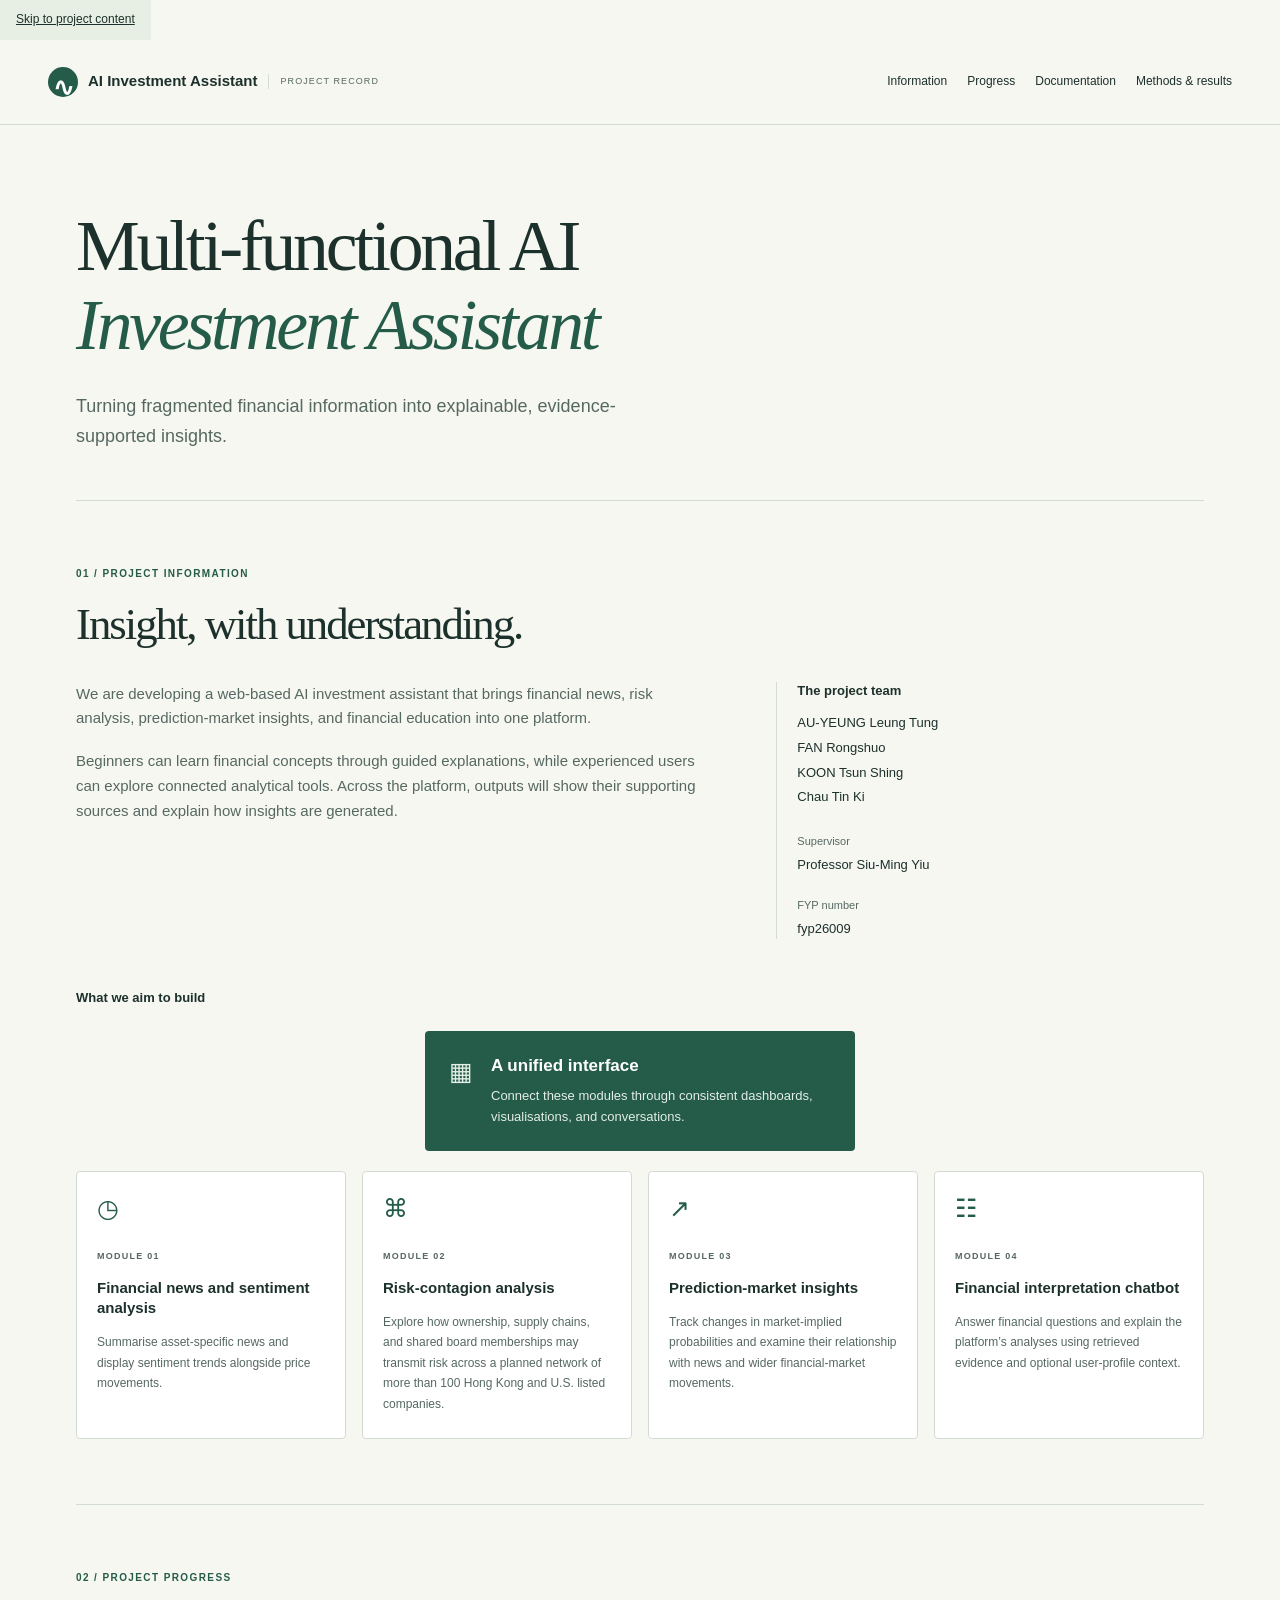
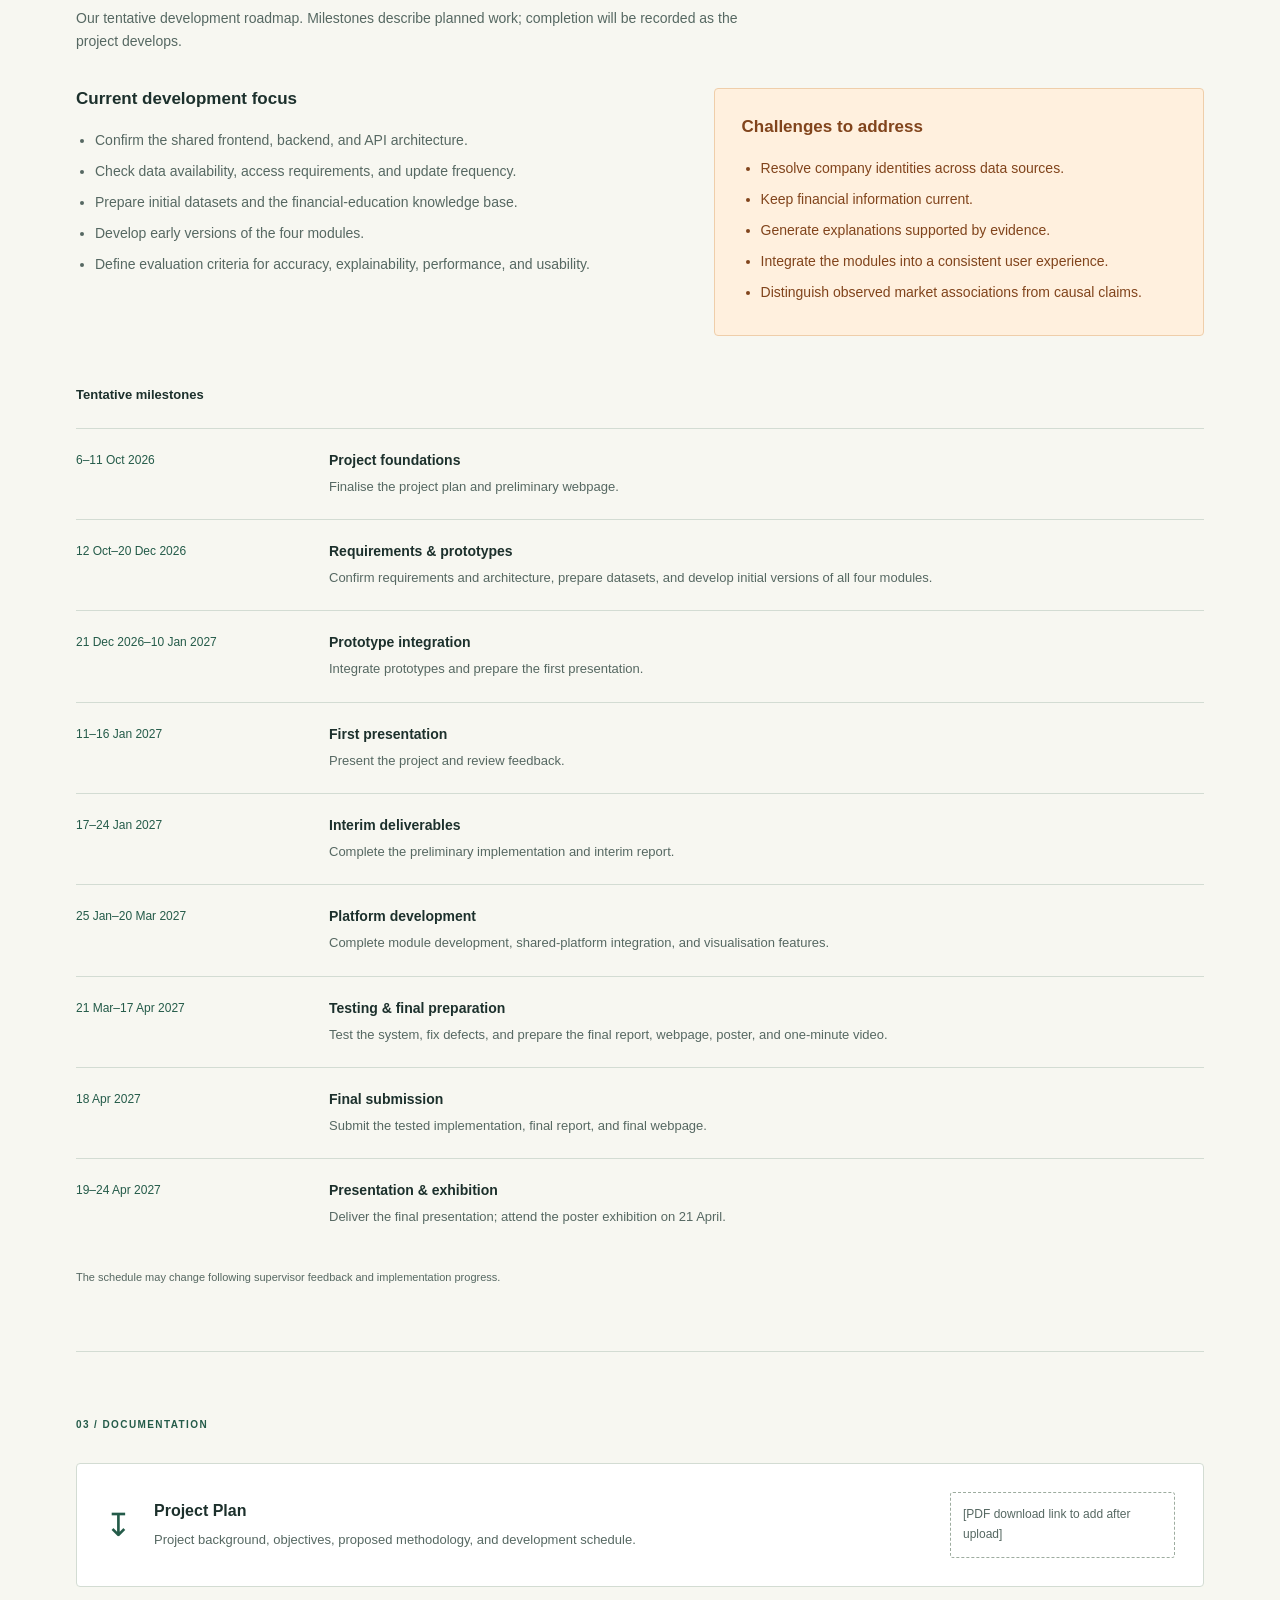
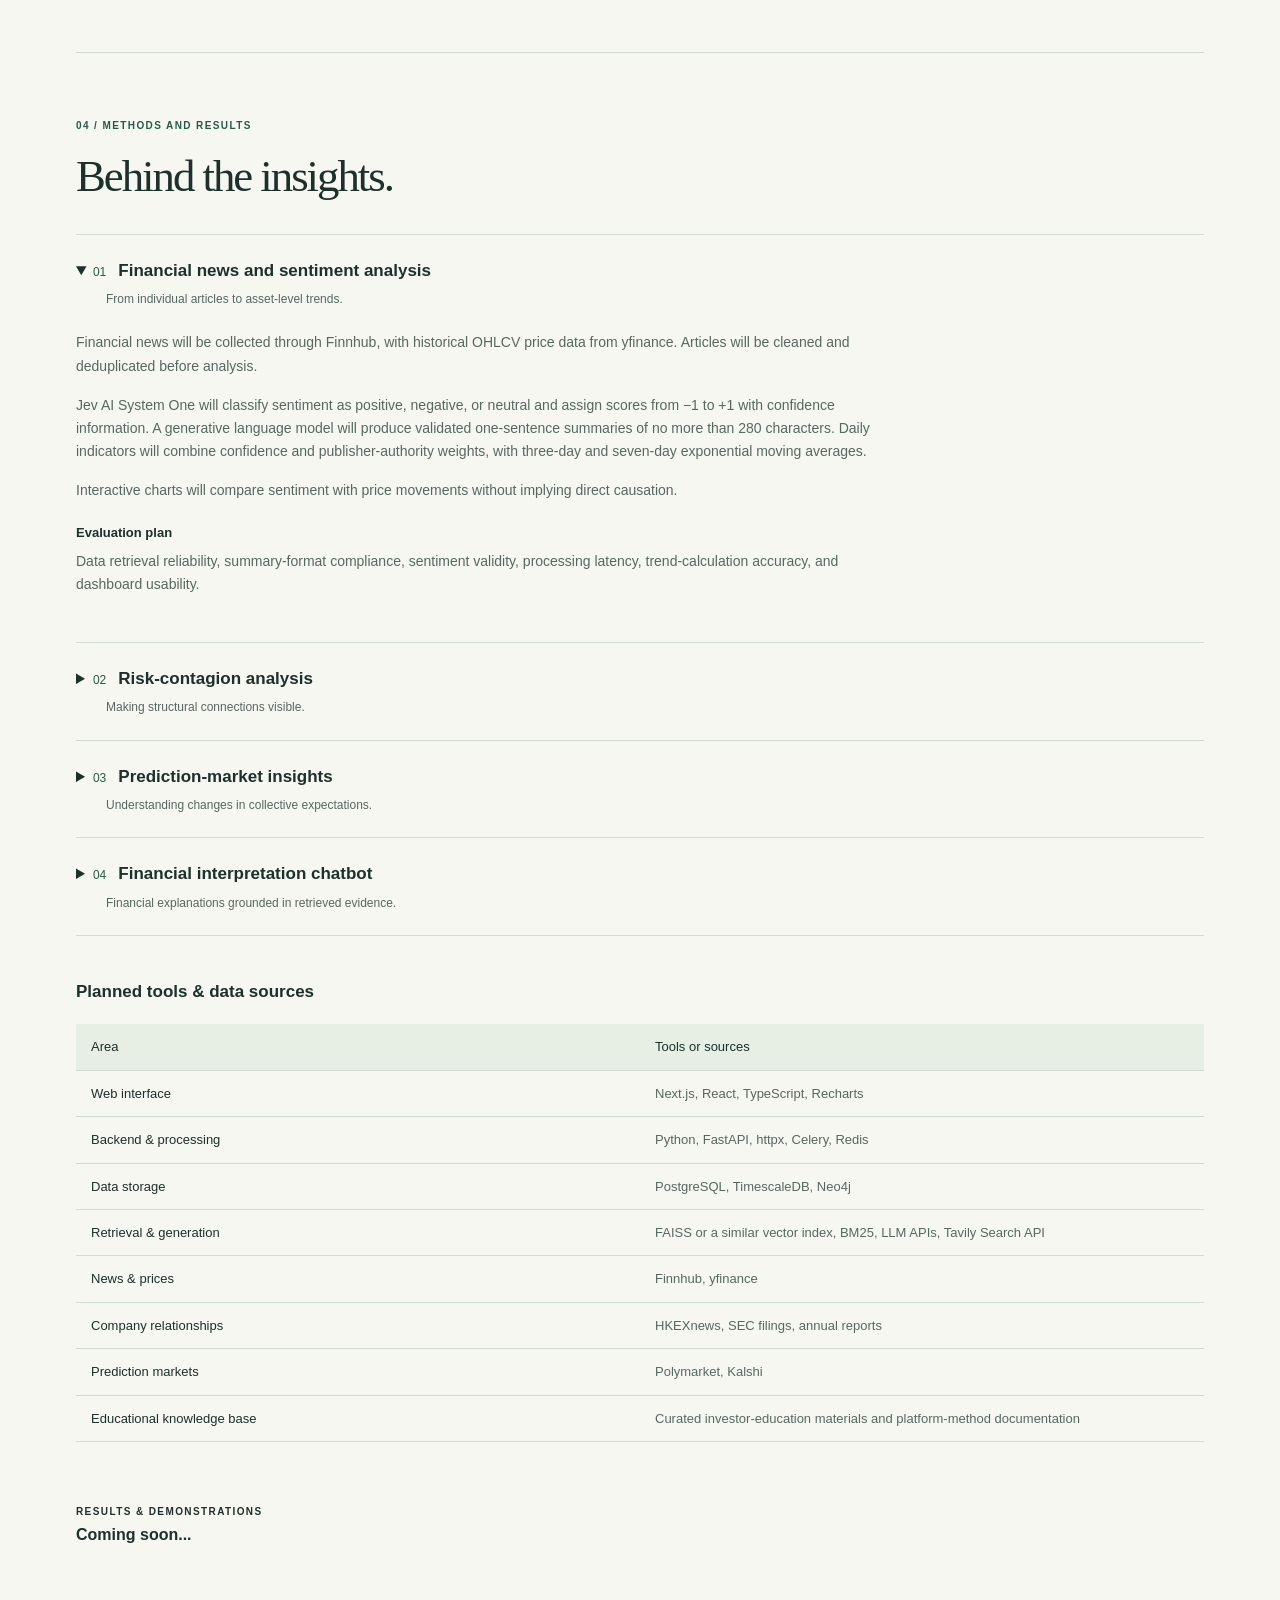
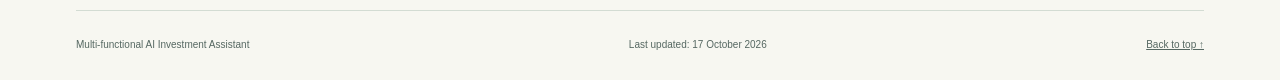
<file: index.html>
<!DOCTYPE html>

<html lang="en">
<head>
<meta charset="utf-8"/>
<meta content="width=device-width, initial-scale=1" name="viewport"/>
<meta content="Project aims, progress, documentation, methods and results for the Multi-functional AI Investment Assistant." name="description"/>
<title>Multi-functional AI Investment Assistant | Project Record</title>
</head>
<body style="margin: 0; background: #f7f7f1;">
<div class="fyp-site" style="font-family: inherit; font-size: inherit; line-height: inherit; color: #1c302c; background: #f7f7f1; font: 16px/1.65 -apple-system,BlinkMacSystemFont,'Segoe UI',sans-serif; margin: 0 auto; width: 100%; text-align: left; max-width: none; min-width: 0; overflow-wrap: anywhere;">
<a class="skip-link" href="#project-information" style="font-family: inherit; font-size: 12px; line-height: inherit; color: inherit; box-sizing: border-box; position: static; left: 1rem; top: -100px; background: #e7eee4; padding: 10px 16px; z-index: 10; display: inline-block;">Skip to project content</a>
<header class="site-header" style="font-family: inherit; font-size: inherit; line-height: inherit; color: inherit; box-sizing: border-box; max-width: 1320px; margin: auto; display: flex; align-items: center; justify-content: space-between; padding: clamp(20px,4vw,27px) clamp(16px,4vw,48px); gap: 24px; border-bottom: 1px solid #d3dcd3; flex-wrap: wrap;">
<a class="wordmark" href="#top" style="font-family: inherit; font-size: 15px; line-height: inherit; color: inherit; box-sizing: border-box; display: flex; gap: 10px; align-items: center; text-decoration: none; font-weight: 650; flex-wrap: wrap; max-width: 100%;"><span aria-hidden="true" class="brand-mark" style="font-family: inherit; font-size: 25px; line-height: inherit; color: white; box-sizing: border-box; background: #245b49; border-radius: 50%; width: 30px; height: 30px; display: grid; place-items: center; flex-shrink: 0;">∿</span> AI Investment
          Assistant<span class="wordmark-note" style="font-family: inherit; font-size: 9px; line-height: inherit; color: #566862; box-sizing: border-box; letter-spacing: .12em; font-weight: 500; border-left: 1px solid #d3dcd3; padding-left: 12px;">PROJECT RECORD</span></a>
<nav aria-label="Project sections" style="font-family: inherit; font-size: 12px; line-height: inherit; color: inherit; box-sizing: border-box; display: flex; gap: 12px 20px; flex-wrap: wrap;">
<a href="#project-information" style="font-family: inherit; font-size: inherit; line-height: inherit; color: inherit; box-sizing: border-box; text-decoration: none;">Information</a><a href="#project-progress" style="font-family: inherit; font-size: inherit; line-height: inherit; color: inherit; box-sizing: border-box; text-decoration: none;">Progress</a><a href="#documentation" style="font-family: inherit; font-size: inherit; line-height: inherit; color: inherit; box-sizing: border-box; text-decoration: none;">Documentation</a><a href="#methods-results" style="font-family: inherit; font-size: inherit; line-height: inherit; color: inherit; box-sizing: border-box; text-decoration: none;">Methods &amp; results</a>
</nav>
</header>
<main id="top" style="font-family: inherit; font-size: inherit; line-height: inherit; color: inherit; box-sizing: border-box; max-width: 1224px; margin: auto; padding: 0 clamp(16px,4vw,48px); display: block; min-width: 0;">
<section aria-labelledby="project-title" class="hero" style="font-family: inherit; font-size: inherit; line-height: inherit; color: inherit; box-sizing: border-box; padding: 82px 0 0; padding-top: clamp(40px,7vw,82px);">
<h1 id="project-title" style="font-family: Georgia,'Times New Roman',serif; font-size: clamp(34px,5.6vw,76px); line-height: 1.1; color: inherit; font-weight: 400; text-transform: none; letter-spacing: -.045em; box-sizing: border-box; margin: 0;">
            Multi-functional AI<br style="font-family: inherit; font-size: inherit; line-height: inherit; color: inherit; box-sizing: border-box;"/><em style="font-family: inherit; font-size: inherit; line-height: inherit; color: #245b49; box-sizing: border-box; font-weight: 400;">Investment Assistant</em>
</h1>
<p class="hero-description" style="font-family: inherit; font-size: clamp(16px,2vw,18px); line-height: inherit; color: #566862; box-sizing: border-box; margin: 0; max-width: 540px; margin-top: 28px;">
            Turning fragmented financial information into explainable,
            evidence-supported insights.
          </p>
</section>
<hr class="section-divider" style="font-family: inherit; font-size: inherit; line-height: inherit; color: inherit; box-sizing: border-box; border: 0; border-top: 1px solid #d3dcd3; margin: 48px 0 0;"/>
<section aria-labelledby="information-title" class="page-section" id="project-information" style="font-family: inherit; font-size: inherit; line-height: inherit; color: inherit; box-sizing: border-box; padding: clamp(40px,6vw,65px) 0; border-bottom: 1px solid #d3dcd3; scroll-margin-top: 25px;">
<div class="section-heading" style="font-family: inherit; font-size: inherit; line-height: inherit; color: inherit; box-sizing: border-box;">
<span class="section-index" style="font-family: inherit; font-size: 10px; line-height: inherit; color: #245b49; box-sizing: border-box; letter-spacing: .14em; font-weight: 650; display: block; margin-bottom: 18px;">01 / PROJECT INFORMATION</span>
<h2 id="information-title" style="font-family: Georgia,'Times New Roman',serif; font-size: clamp(32px,3.5vw,47px); line-height: 1.1; color: inherit; font-weight: 400; text-transform: none; letter-spacing: -.045em; box-sizing: border-box; margin: 0;">Insight, with understanding.</h2>
</div>
<div class="intro-grid" style="font-family: inherit; font-size: inherit; line-height: inherit; color: inherit; box-sizing: border-box; display: flex; grid-template-columns: 1.6fr 1fr; gap: 30px clamp(28px,5vw,80px); margin-top: 32px; flex-wrap: wrap;">
<div class="intro-copy" style="font-family: inherit; font-size: 15px; line-height: inherit; color: #566862; box-sizing: border-box; flex: 1.6 1 320px; min-width: 0;">
<p style="font-family: inherit; font-size: inherit; line-height: inherit; color: inherit; box-sizing: border-box; margin: 0;">
                We are developing a web-based AI investment assistant that
                brings financial news, risk analysis, prediction-market
                insights, and financial education into one platform.
              </p>
<p style="font-family: inherit; font-size: inherit; line-height: inherit; color: inherit; box-sizing: border-box; margin: 0; margin-top: 18px;">
                Beginners can learn financial concepts through guided
                explanations, while experienced users can explore connected
                analytical tools. Across the platform, outputs will show their
                supporting sources and explain how insights are generated.
              </p>
</div>
<aside class="team-panel" style="font-family: inherit; font-size: 13px; line-height: inherit; color: inherit; box-sizing: border-box; border-left: 1px solid #d3dcd3; padding-left: 20px; flex: 1 1 230px; min-width: 0;">
<h3 style="font-family: inherit; font-size: 13px; line-height: 1.35; color: inherit; font-weight: 600; text-transform: none; letter-spacing: normal; box-sizing: border-box; margin: 0;">The project team</h3>
<ul style="font-family: inherit; font-size: inherit; line-height: 1.9; color: inherit; margin: 12px 0 22px; padding-left: 24px; box-sizing: border-box; list-style: none; padding: 0;">
<li style="font-family: inherit; font-size: inherit; line-height: inherit; color: inherit; box-sizing: border-box;">AU-YEUNG Leung Tung</li>
<li style="font-family: inherit; font-size: inherit; line-height: inherit; color: inherit; box-sizing: border-box;">FAN Rongshuo</li>
<li style="font-family: inherit; font-size: inherit; line-height: inherit; color: inherit; box-sizing: border-box;">KOON Tsun Shing</li>
<li style="font-family: inherit; font-size: inherit; line-height: inherit; color: inherit; box-sizing: border-box;">Chau Tin Ki</li>
</ul>
<div class="supervisor" style="font-family: inherit; font-size: inherit; line-height: inherit; color: inherit; box-sizing: border-box;">
<span style="font-family: inherit; font-size: 11px; line-height: inherit; color: #566862; box-sizing: border-box; display: block;">Supervisor</span><strong style="font-family: inherit; font-size: inherit; line-height: inherit; color: inherit; box-sizing: border-box; display: block; font-weight: 500; margin-top: 4px;">Professor Siu-Ming Yiu</strong>
</div>
<div class="supervisor fyp-number" style="font-family: inherit; font-size: inherit; line-height: inherit; color: inherit; box-sizing: border-box; margin-top: 20px;">
<span style="font-family: inherit; font-size: 11px; line-height: inherit; color: #566862; box-sizing: border-box; display: block;">FYP number</span><strong style="font-family: inherit; font-size: inherit; line-height: inherit; color: inherit; box-sizing: border-box; display: block; font-weight: 500; margin-top: 4px;">fyp26009</strong>
</div>
</aside>
</div>
<div class="architecture" style="font-family: inherit; font-size: inherit; line-height: inherit; color: inherit; box-sizing: border-box; margin-top: 50px;">
<h3 class="small-heading" style="font-family: inherit; font-size: 13px; line-height: 1.35; color: inherit; font-weight: 600; text-transform: none; letter-spacing: normal; box-sizing: border-box; margin: 0; margin-bottom: 24px;">What we aim to build</h3>
<div class="interface-row" style="font-family: inherit; font-size: inherit; line-height: inherit; color: inherit; box-sizing: border-box; display: flex; justify-content: center; padding-bottom: 20px; position: relative;">
<article class="interface-card" style="font-family: inherit; font-size: inherit; line-height: inherit; color: #fff; box-sizing: border-box; background: #245b49; width: 100%; padding: 24px; display: flex; gap: 18px; border-radius: 4px; max-width: 430px;">
<span aria-hidden="true" class="module-icon" style="font-family: inherit; font-size: 25px; line-height: 1; color: #e3eee6; box-sizing: border-box; display: block; margin-bottom: 20px; margin: 4px 0 0;">▦</span>
<div style="font-family: inherit; font-size: inherit; line-height: inherit; color: inherit; box-sizing: border-box; min-width: 0;">
<h4 style="font-family: inherit; font-size: 17px; line-height: 1.35; color: inherit; font-weight: 600; text-transform: none; letter-spacing: normal; box-sizing: border-box; margin: 0; margin-bottom: 7px;">A unified interface</h4>
<p style="font-family: inherit; font-size: 13px; line-height: inherit; color: #e3eee6; box-sizing: border-box; margin: 0;">
                    Connect these modules through consistent dashboards,
                    visualisations, and conversations.
                  </p>
</div>
</article>
</div>
<div class="module-grid" style="font-family: inherit; font-size: inherit; line-height: inherit; color: inherit; box-sizing: border-box; display: grid; grid-template-columns: repeat(auto-fit,minmax(min(100%,220px),1fr)); gap: 16px; position: relative; padding-top: 0;">
<article class="module-card" style="font-family: inherit; font-size: inherit; line-height: inherit; color: inherit; box-sizing: border-box; position: relative; background: #fff; border: 1px solid #d3dcd3; border-radius: 4px; padding: 24px 20px;">
<span aria-hidden="true" class="module-icon" style="font-family: inherit; font-size: 25px; line-height: 1; color: #245b49; box-sizing: border-box; display: block; margin-bottom: 20px;">◷</span><span class="eyebrow" style="font-family: inherit; font-size: 9px; line-height: inherit; color: #566862; box-sizing: border-box; letter-spacing: .14em; font-weight: 650;">MODULE 01</span>
<h4 style="font-family: inherit; font-size: 15px; line-height: 1.35; color: inherit; font-weight: 600; text-transform: none; letter-spacing: normal; box-sizing: border-box; margin: 10px 0 14px;">Financial news and sentiment analysis</h4>
<p style="font-family: inherit; font-size: 12px; line-height: 1.7; color: #566862; box-sizing: border-box; margin: 0;">
                  Summarise asset-specific news and display sentiment trends
                  alongside price movements.
                </p>
</article>
<article class="module-card" style="font-family: inherit; font-size: inherit; line-height: inherit; color: inherit; box-sizing: border-box; position: relative; background: #fff; border: 1px solid #d3dcd3; border-radius: 4px; padding: 24px 20px;">
<span aria-hidden="true" class="module-icon" style="font-family: inherit; font-size: 25px; line-height: 1; color: #245b49; box-sizing: border-box; display: block; margin-bottom: 20px;">⌘</span><span class="eyebrow" style="font-family: inherit; font-size: 9px; line-height: inherit; color: #566862; box-sizing: border-box; letter-spacing: .14em; font-weight: 650;">MODULE 02</span>
<h4 style="font-family: inherit; font-size: 15px; line-height: 1.35; color: inherit; font-weight: 600; text-transform: none; letter-spacing: normal; box-sizing: border-box; margin: 10px 0 14px;">Risk-contagion analysis</h4>
<p style="font-family: inherit; font-size: 12px; line-height: 1.7; color: #566862; box-sizing: border-box; margin: 0;">
                  Explore how ownership, supply chains, and shared board
                  memberships may transmit risk across a planned network of more
                  than 100 Hong Kong and U.S. listed companies.
                </p>
</article>
<article class="module-card" style="font-family: inherit; font-size: inherit; line-height: inherit; color: inherit; box-sizing: border-box; position: relative; background: #fff; border: 1px solid #d3dcd3; border-radius: 4px; padding: 24px 20px;">
<span aria-hidden="true" class="module-icon" style="font-family: inherit; font-size: 25px; line-height: 1; color: #245b49; box-sizing: border-box; display: block; margin-bottom: 20px;">↗</span><span class="eyebrow" style="font-family: inherit; font-size: 9px; line-height: inherit; color: #566862; box-sizing: border-box; letter-spacing: .14em; font-weight: 650;">MODULE 03</span>
<h4 style="font-family: inherit; font-size: 15px; line-height: 1.35; color: inherit; font-weight: 600; text-transform: none; letter-spacing: normal; box-sizing: border-box; margin: 10px 0 14px;">Prediction-market insights</h4>
<p style="font-family: inherit; font-size: 12px; line-height: 1.7; color: #566862; box-sizing: border-box; margin: 0;">
                  Track changes in market-implied probabilities and examine
                  their relationship with news and wider financial-market
                  movements.
                </p>
</article>
<article class="module-card" style="font-family: inherit; font-size: inherit; line-height: inherit; color: inherit; box-sizing: border-box; position: relative; background: #fff; border: 1px solid #d3dcd3; border-radius: 4px; padding: 24px 20px;">
<span aria-hidden="true" class="module-icon" style="font-family: inherit; font-size: 25px; line-height: 1; color: #245b49; box-sizing: border-box; display: block; margin-bottom: 20px;">☷</span><span class="eyebrow" style="font-family: inherit; font-size: 9px; line-height: inherit; color: #566862; box-sizing: border-box; letter-spacing: .14em; font-weight: 650;">MODULE 04</span>
<h4 style="font-family: inherit; font-size: 15px; line-height: 1.35; color: inherit; font-weight: 600; text-transform: none; letter-spacing: normal; box-sizing: border-box; margin: 10px 0 14px;">Financial interpretation chatbot</h4>
<p style="font-family: inherit; font-size: 12px; line-height: 1.7; color: #566862; box-sizing: border-box; margin: 0;">
                  Answer financial questions and explain the platform’s analyses
                  using retrieved evidence and optional user-profile context.
                </p>
</article>
</div>
</div>
</section>
<section aria-labelledby="progress-title" class="page-section" id="project-progress" style="font-family: inherit; font-size: inherit; line-height: inherit; color: inherit; box-sizing: border-box; padding: clamp(40px,6vw,65px) 0; border-bottom: 1px solid #d3dcd3; scroll-margin-top: 25px;">
<div class="section-heading" style="font-family: inherit; font-size: inherit; line-height: inherit; color: inherit; box-sizing: border-box;">
<span class="section-index" style="font-family: inherit; font-size: 10px; line-height: inherit; color: #245b49; box-sizing: border-box; letter-spacing: .14em; font-weight: 650; display: block; margin-bottom: 18px;">02 / PROJECT PROGRESS</span>
<p style="font-family: inherit; font-size: 14px; line-height: inherit; color: #566862; box-sizing: border-box; margin: 0; max-width: 690px; margin-top: 20px;">
              Our tentative development roadmap. Milestones describe planned
              work; completion will be recorded as the project develops.
            </p>
</div>
<div class="focus-grid" style="font-family: inherit; font-size: inherit; line-height: inherit; color: inherit; box-sizing: border-box; display: flex; grid-template-columns: 1.3fr 1fr; gap: 28px; margin: 35px 0 50px; flex-wrap: wrap;">
<div style="font-family: inherit; font-size: inherit; line-height: inherit; color: inherit; box-sizing: border-box; flex: 1.3 1 310px; min-width: 0;">
<h3 id="progress-title" style="font-family: inherit; font-size: 17px; line-height: 1.35; color: inherit; font-weight: 600; text-transform: none; letter-spacing: normal; box-sizing: border-box; margin: 0;">Current development focus</h3>
<ul class="focus-list" style="font-family: inherit; font-size: 14px; line-height: inherit; color: #566862; margin: 1em 0; padding-left: 19px; box-sizing: border-box;">
<li style="font-family: inherit; font-size: inherit; line-height: inherit; color: inherit; box-sizing: border-box; padding: 4px 0;">
                  Confirm the shared frontend, backend, and API architecture.
                </li>
<li style="font-family: inherit; font-size: inherit; line-height: inherit; color: inherit; box-sizing: border-box; padding: 4px 0;">
                  Check data availability, access requirements, and update
                  frequency.
                </li>
<li style="font-family: inherit; font-size: inherit; line-height: inherit; color: inherit; box-sizing: border-box; padding: 4px 0;">
                  Prepare initial datasets and the financial-education knowledge
                  base.
                </li>
<li style="font-family: inherit; font-size: inherit; line-height: inherit; color: inherit; box-sizing: border-box; padding: 4px 0;">Develop early versions of the four modules.</li>
<li style="font-family: inherit; font-size: inherit; line-height: inherit; color: inherit; box-sizing: border-box; padding: 4px 0;">
                  Define evaluation criteria for accuracy, explainability,
                  performance, and usability.
                </li>
</ul>
</div>
<aside class="challenge" style="font-family: inherit; font-size: inherit; line-height: inherit; color: #81441c; box-sizing: border-box; background: #fff0de; padding: 27px; border: 1px solid #efceaa; border-radius: 4px; flex: 1 1 260px; min-width: 0;">
<h3 style="font-family: inherit; font-size: 17px; line-height: 1.35; color: inherit; font-weight: 600; text-transform: none; letter-spacing: normal; box-sizing: border-box; margin: 0 0 14px;">Challenges to address</h3>
<ul class="focus-list" style="font-family: inherit; font-size: 14px; line-height: inherit; color: #81441c; margin: 0; padding-left: 19px; box-sizing: border-box;">
<li style="font-family: inherit; font-size: inherit; line-height: inherit; color: inherit; box-sizing: border-box; padding: 4px 0;">Resolve company identities across data sources.</li>
<li style="font-family: inherit; font-size: inherit; line-height: inherit; color: inherit; box-sizing: border-box; padding: 4px 0;">Keep financial information current.</li>
<li style="font-family: inherit; font-size: inherit; line-height: inherit; color: inherit; box-sizing: border-box; padding: 4px 0;">Generate explanations supported by evidence.</li>
<li style="font-family: inherit; font-size: inherit; line-height: inherit; color: inherit; box-sizing: border-box; padding: 4px 0;">
                  Integrate the modules into a consistent user experience.
                </li>
<li style="font-family: inherit; font-size: inherit; line-height: inherit; color: inherit; box-sizing: border-box; padding: 4px 0;">
                  Distinguish observed market associations from causal claims.
                </li>
</ul>
</aside>
</div>
<h3 class="small-heading" style="font-family: inherit; font-size: 13px; line-height: 1.35; color: inherit; font-weight: 600; text-transform: none; letter-spacing: normal; box-sizing: border-box; margin: 0; margin-bottom: 24px;">Tentative milestones</h3>
<ol class="timeline" style="font-family: inherit; font-size: inherit; line-height: inherit; color: inherit; margin: 0; padding-left: 24px; box-sizing: border-box; list-style: none; padding: 0;">
<li style="font-family: inherit; font-size: inherit; line-height: inherit; color: inherit; box-sizing: border-box; display: flex; grid-template-columns: 225px 1fr; padding: 22px 0; border-top: 1px solid #d3dcd3; gap: 9px 28px; flex-wrap: wrap;">
<time style="font-family: inherit; font-size: 12px; line-height: inherit; color: #245b49; box-sizing: border-box; flex: 0 1 225px;">6–11 Oct 2026</time>
<div style="font-family: inherit; font-size: inherit; line-height: inherit; color: inherit; box-sizing: border-box; flex: 1 1 280px; min-width: 0;">
<h4 style="font-family: inherit; font-size: 14px; line-height: 1.35; color: inherit; font-weight: 600; text-transform: none; letter-spacing: normal; box-sizing: border-box; margin: 0; margin-bottom: 6px;">Project foundations</h4>
<p style="font-family: inherit; font-size: 13px; line-height: inherit; color: #566862; box-sizing: border-box; margin: 0;">Finalise the project plan and preliminary webpage.</p>
</div>
</li>
<li style="font-family: inherit; font-size: inherit; line-height: inherit; color: inherit; box-sizing: border-box; display: flex; grid-template-columns: 225px 1fr; padding: 22px 0; border-top: 1px solid #d3dcd3; gap: 9px 28px; flex-wrap: wrap;">
<time style="font-family: inherit; font-size: 12px; line-height: inherit; color: #245b49; box-sizing: border-box; flex: 0 1 225px;">12 Oct–20 Dec 2026</time>
<div style="font-family: inherit; font-size: inherit; line-height: inherit; color: inherit; box-sizing: border-box; flex: 1 1 280px; min-width: 0;">
<h4 style="font-family: inherit; font-size: 14px; line-height: 1.35; color: inherit; font-weight: 600; text-transform: none; letter-spacing: normal; box-sizing: border-box; margin: 0; margin-bottom: 6px;">Requirements &amp; prototypes</h4>
<p style="font-family: inherit; font-size: 13px; line-height: inherit; color: #566862; box-sizing: border-box; margin: 0;">
                  Confirm requirements and architecture, prepare datasets, and
                  develop initial versions of all four modules.
                </p>
</div>
</li>
<li style="font-family: inherit; font-size: inherit; line-height: inherit; color: inherit; box-sizing: border-box; display: flex; grid-template-columns: 225px 1fr; padding: 22px 0; border-top: 1px solid #d3dcd3; gap: 9px 28px; flex-wrap: wrap;">
<time style="font-family: inherit; font-size: 12px; line-height: inherit; color: #245b49; box-sizing: border-box; flex: 0 1 225px;">21 Dec 2026–10 Jan 2027</time>
<div style="font-family: inherit; font-size: inherit; line-height: inherit; color: inherit; box-sizing: border-box; flex: 1 1 280px; min-width: 0;">
<h4 style="font-family: inherit; font-size: 14px; line-height: 1.35; color: inherit; font-weight: 600; text-transform: none; letter-spacing: normal; box-sizing: border-box; margin: 0; margin-bottom: 6px;">Prototype integration</h4>
<p style="font-family: inherit; font-size: 13px; line-height: inherit; color: #566862; box-sizing: border-box; margin: 0;">Integrate prototypes and prepare the first presentation.</p>
</div>
</li>
<li style="font-family: inherit; font-size: inherit; line-height: inherit; color: inherit; box-sizing: border-box; display: flex; grid-template-columns: 225px 1fr; padding: 22px 0; border-top: 1px solid #d3dcd3; gap: 9px 28px; flex-wrap: wrap;">
<time style="font-family: inherit; font-size: 12px; line-height: inherit; color: #245b49; box-sizing: border-box; flex: 0 1 225px;">11–16 Jan 2027</time>
<div style="font-family: inherit; font-size: inherit; line-height: inherit; color: inherit; box-sizing: border-box; flex: 1 1 280px; min-width: 0;">
<h4 style="font-family: inherit; font-size: 14px; line-height: 1.35; color: inherit; font-weight: 600; text-transform: none; letter-spacing: normal; box-sizing: border-box; margin: 0; margin-bottom: 6px;">First presentation</h4>
<p style="font-family: inherit; font-size: 13px; line-height: inherit; color: #566862; box-sizing: border-box; margin: 0;">Present the project and review feedback.</p>
</div>
</li>
<li style="font-family: inherit; font-size: inherit; line-height: inherit; color: inherit; box-sizing: border-box; display: flex; grid-template-columns: 225px 1fr; padding: 22px 0; border-top: 1px solid #d3dcd3; gap: 9px 28px; flex-wrap: wrap;">
<time style="font-family: inherit; font-size: 12px; line-height: inherit; color: #245b49; box-sizing: border-box; flex: 0 1 225px;">17–24 Jan 2027</time>
<div style="font-family: inherit; font-size: inherit; line-height: inherit; color: inherit; box-sizing: border-box; flex: 1 1 280px; min-width: 0;">
<h4 style="font-family: inherit; font-size: 14px; line-height: 1.35; color: inherit; font-weight: 600; text-transform: none; letter-spacing: normal; box-sizing: border-box; margin: 0; margin-bottom: 6px;">Interim deliverables</h4>
<p style="font-family: inherit; font-size: 13px; line-height: inherit; color: #566862; box-sizing: border-box; margin: 0;">
                  Complete the preliminary implementation and interim report.
                </p>
</div>
</li>
<li style="font-family: inherit; font-size: inherit; line-height: inherit; color: inherit; box-sizing: border-box; display: flex; grid-template-columns: 225px 1fr; padding: 22px 0; border-top: 1px solid #d3dcd3; gap: 9px 28px; flex-wrap: wrap;">
<time style="font-family: inherit; font-size: 12px; line-height: inherit; color: #245b49; box-sizing: border-box; flex: 0 1 225px;">25 Jan–20 Mar 2027</time>
<div style="font-family: inherit; font-size: inherit; line-height: inherit; color: inherit; box-sizing: border-box; flex: 1 1 280px; min-width: 0;">
<h4 style="font-family: inherit; font-size: 14px; line-height: 1.35; color: inherit; font-weight: 600; text-transform: none; letter-spacing: normal; box-sizing: border-box; margin: 0; margin-bottom: 6px;">Platform development</h4>
<p style="font-family: inherit; font-size: 13px; line-height: inherit; color: #566862; box-sizing: border-box; margin: 0;">
                  Complete module development, shared-platform integration, and
                  visualisation features.
                </p>
</div>
</li>
<li style="font-family: inherit; font-size: inherit; line-height: inherit; color: inherit; box-sizing: border-box; display: flex; grid-template-columns: 225px 1fr; padding: 22px 0; border-top: 1px solid #d3dcd3; gap: 9px 28px; flex-wrap: wrap;">
<time style="font-family: inherit; font-size: 12px; line-height: inherit; color: #245b49; box-sizing: border-box; flex: 0 1 225px;">21 Mar–17 Apr 2027</time>
<div style="font-family: inherit; font-size: inherit; line-height: inherit; color: inherit; box-sizing: border-box; flex: 1 1 280px; min-width: 0;">
<h4 style="font-family: inherit; font-size: 14px; line-height: 1.35; color: inherit; font-weight: 600; text-transform: none; letter-spacing: normal; box-sizing: border-box; margin: 0; margin-bottom: 6px;">Testing &amp; final preparation</h4>
<p style="font-family: inherit; font-size: 13px; line-height: inherit; color: #566862; box-sizing: border-box; margin: 0;">
                  Test the system, fix defects, and prepare the final report,
                  webpage, poster, and one-minute video.
                </p>
</div>
</li>
<li style="font-family: inherit; font-size: inherit; line-height: inherit; color: inherit; box-sizing: border-box; display: flex; grid-template-columns: 225px 1fr; padding: 22px 0; border-top: 1px solid #d3dcd3; gap: 9px 28px; flex-wrap: wrap;">
<time style="font-family: inherit; font-size: 12px; line-height: inherit; color: #245b49; box-sizing: border-box; flex: 0 1 225px;">18 Apr 2027</time>
<div style="font-family: inherit; font-size: inherit; line-height: inherit; color: inherit; box-sizing: border-box; flex: 1 1 280px; min-width: 0;">
<h4 style="font-family: inherit; font-size: 14px; line-height: 1.35; color: inherit; font-weight: 600; text-transform: none; letter-spacing: normal; box-sizing: border-box; margin: 0; margin-bottom: 6px;">Final submission</h4>
<p style="font-family: inherit; font-size: 13px; line-height: inherit; color: #566862; box-sizing: border-box; margin: 0;">
                  Submit the tested implementation, final report, and final
                  webpage.
                </p>
</div>
</li>
<li style="font-family: inherit; font-size: inherit; line-height: inherit; color: inherit; box-sizing: border-box; display: flex; grid-template-columns: 225px 1fr; padding: 22px 0; border-top: 1px solid #d3dcd3; gap: 9px 28px; flex-wrap: wrap;">
<time style="font-family: inherit; font-size: 12px; line-height: inherit; color: #245b49; box-sizing: border-box; flex: 0 1 225px;">19–24 Apr 2027</time>
<div style="font-family: inherit; font-size: inherit; line-height: inherit; color: inherit; box-sizing: border-box; flex: 1 1 280px; min-width: 0;">
<h4 style="font-family: inherit; font-size: 14px; line-height: 1.35; color: inherit; font-weight: 600; text-transform: none; letter-spacing: normal; box-sizing: border-box; margin: 0; margin-bottom: 6px;">Presentation &amp; exhibition</h4>
<p style="font-family: inherit; font-size: 13px; line-height: inherit; color: #566862; box-sizing: border-box; margin: 0;">
                  Deliver the final presentation; attend the poster exhibition
                  on 21 April.
                </p>
</div>
</li>
</ol>
<p class="section-note" style="font-family: inherit; font-size: 11px; line-height: inherit; color: #566862; box-sizing: border-box; margin: 0; margin-top: 18px;">
            The schedule may change following supervisor feedback and
            implementation progress.
          </p>
</section>
<section aria-labelledby="documentation-title" class="page-section" id="documentation" style="font-family: inherit; font-size: inherit; line-height: inherit; color: inherit; box-sizing: border-box; padding: clamp(40px,6vw,65px) 0; border-bottom: 1px solid #d3dcd3; scroll-margin-top: 25px;">
<div class="section-heading" style="font-family: inherit; font-size: inherit; line-height: inherit; color: inherit; box-sizing: border-box;">
<span class="section-index" id="documentation-title" style="font-family: inherit; font-size: 10px; line-height: inherit; color: #245b49; box-sizing: border-box; letter-spacing: .14em; font-weight: 650; display: block; margin-bottom: 18px;">03 / DOCUMENTATION</span>
</div>
<div class="document-card" style="font-family: inherit; font-size: inherit; line-height: inherit; color: inherit; box-sizing: border-box; display: flex; gap: 22px; align-items: center; border: 1px solid #d3dcd3; padding: clamp(18px,3vw,28px); margin-top: 30px; background: white; border-radius: 4px; flex-wrap: wrap;">
<span aria-hidden="true" class="document-icon" style="font-family: inherit; font-size: 32px; line-height: inherit; color: #245b49; box-sizing: border-box;">↧</span>
<div style="font-family: inherit; font-size: inherit; line-height: inherit; color: inherit; box-sizing: border-box; flex: 1 1 220px; min-width: 0;">
<h3 style="font-family: inherit; font-size: 16px; line-height: 1.35; color: inherit; font-weight: 600; text-transform: none; letter-spacing: normal; box-sizing: border-box; margin: 0;">Project Plan</h3>
<p style="font-family: inherit; font-size: 13px; line-height: inherit; color: #566862; box-sizing: border-box; margin: 0; margin-top: 7px;">
                Project background, objectives, proposed methodology, and
                development schedule.
              </p>
</div>
<span class="pending-download" role="note" style="font-family: inherit; font-size: 12px; line-height: inherit; color: #566862; box-sizing: border-box; margin-left: 0; max-width: 225px; padding: 12px; border: 1px dashed #9dac9f; border-radius: 3px; flex: 0 1 225px;">[PDF download link to add after upload]</span>
</div>
</section>
<section aria-labelledby="methods-title" class="page-section" id="methods-results" style="font-family: inherit; font-size: inherit; line-height: inherit; color: inherit; box-sizing: border-box; padding: clamp(40px,6vw,65px) 0; border-bottom: 1px solid #d3dcd3; scroll-margin-top: 25px;">
<div class="section-heading" style="font-family: inherit; font-size: inherit; line-height: inherit; color: inherit; box-sizing: border-box;">
<span class="section-index" style="font-family: inherit; font-size: 10px; line-height: inherit; color: #245b49; box-sizing: border-box; letter-spacing: .14em; font-weight: 650; display: block; margin-bottom: 18px;">04 / METHODS AND RESULTS</span>
<h2 id="methods-title" style="font-family: Georgia,'Times New Roman',serif; font-size: clamp(32px,3.5vw,47px); line-height: 1.1; color: inherit; font-weight: 400; text-transform: none; letter-spacing: -.045em; box-sizing: border-box; margin: 0;">Behind the insights.</h2>
</div>
<div class="methods-list" style="font-family: inherit; font-size: inherit; line-height: inherit; color: inherit; box-sizing: border-box; margin-top: 32px; border-top: 1px solid #d3dcd3;">
<details class="method" open="" style="font-family: inherit; font-size: inherit; line-height: inherit; color: inherit; box-sizing: border-box; border-bottom: 1px solid #d3dcd3;">
<summary style="font-family: inherit; font-size: inherit; line-height: inherit; color: inherit; box-sizing: border-box; display: list-item; align-items: center; cursor: pointer; gap: 23px; padding: 22px 0; list-style-position: inside;">
<span class="method-number" style="font-family: inherit; font-size: 12px; line-height: inherit; color: #245b49; box-sizing: border-box; display: inline-block; margin-right: 12px;">01</span><span style="font-family: inherit; font-size: inherit; line-height: inherit; color: inherit; box-sizing: border-box;"><strong style="font-family: inherit; font-size: clamp(15px,2vw,17px); line-height: inherit; color: inherit; box-sizing: border-box; font-weight: 550;">Financial news and sentiment analysis</strong><span class="method-subtitle" style="font-family: inherit; font-size: 12px; line-height: inherit; color: #566862; box-sizing: border-box; display: block; margin-top: 5px; margin-left: 30px;">From individual articles to asset-level trends.</span></span>
</summary>
<div class="method-body" style="font-family: inherit; font-size: 14px; line-height: inherit; color: #566862; box-sizing: border-box; max-width: 820px; padding: 0 0 30px 40px; padding-left: 0;">
<p style="font-family: inherit; font-size: inherit; line-height: inherit; color: inherit; box-sizing: border-box; margin: 0; margin-bottom: 16px;">
                  Financial news will be collected through Finnhub, with
                  historical OHLCV price data from yfinance. Articles will be
                  cleaned and deduplicated before analysis.
                </p>
<p style="font-family: inherit; font-size: inherit; line-height: inherit; color: inherit; box-sizing: border-box; margin: 0; margin-bottom: 16px;">
                  Jev AI System One will classify sentiment as positive,
                  negative, or neutral and assign scores from −1 to +1 with
                  confidence information. A generative language model will
                  produce validated one-sentence summaries of no more than 280
                  characters. Daily indicators will combine confidence and
                  publisher-authority weights, with three-day and seven-day
                  exponential moving averages.
                </p>
<p style="font-family: inherit; font-size: inherit; line-height: inherit; color: inherit; box-sizing: border-box; margin: 0; margin-bottom: 16px;">
                  Interactive charts will compare sentiment with price movements
                  without implying direct causation.
                </p>
<h4 style="font-family: inherit; font-size: 13px; line-height: 1.35; color: #1c302c; font-weight: 600; text-transform: none; letter-spacing: normal; box-sizing: border-box; margin: 22px 0 8px;">Evaluation plan</h4>
<p style="font-family: inherit; font-size: inherit; line-height: inherit; color: inherit; box-sizing: border-box; margin: 0; margin-bottom: 16px;">
                  Data retrieval reliability, summary-format compliance,
                  sentiment validity, processing latency, trend-calculation
                  accuracy, and dashboard usability.
                </p>
</div>
</details>
<details class="method" style="font-family: inherit; font-size: inherit; line-height: inherit; color: inherit; box-sizing: border-box; border-bottom: 1px solid #d3dcd3;">
<summary style="font-family: inherit; font-size: inherit; line-height: inherit; color: inherit; box-sizing: border-box; display: list-item; align-items: center; cursor: pointer; gap: 23px; padding: 22px 0; list-style-position: inside;">
<span class="method-number" style="font-family: inherit; font-size: 12px; line-height: inherit; color: #245b49; box-sizing: border-box; display: inline-block; margin-right: 12px;">02</span><span style="font-family: inherit; font-size: inherit; line-height: inherit; color: inherit; box-sizing: border-box;"><strong style="font-family: inherit; font-size: clamp(15px,2vw,17px); line-height: inherit; color: inherit; box-sizing: border-box; font-weight: 550;">Risk-contagion analysis</strong><span class="method-subtitle" style="font-family: inherit; font-size: 12px; line-height: inherit; color: #566862; box-sizing: border-box; display: block; margin-top: 5px; margin-left: 30px;">Making structural connections visible.</span></span>
</summary>
<div class="method-body" style="font-family: inherit; font-size: 14px; line-height: inherit; color: #566862; box-sizing: border-box; max-width: 820px; padding: 0 0 30px 40px; padding-left: 0;">
<p style="font-family: inherit; font-size: inherit; line-height: inherit; color: inherit; box-sizing: border-box; margin: 0; margin-bottom: 16px;">
                  A directed, heterogeneous Neo4j knowledge graph will represent
                  more than 100 Hong Kong and U.S. listed companies and their
                  relationships. Evidence will come from HKEXnews disclosures,
                  SEC filings, and annual reports, with LEI/CIK identifiers and
                  fuzzy name matching for entity resolution.
                </p>
<p style="font-family: inherit; font-size: inherit; line-height: inherit; color: inherit; box-sizing: border-box; margin: 0; margin-bottom: 16px;">
                  Three channels will be modelled: equity ownership,
                  supply-chain dependencies, and shared board memberships.
                  Inverse transmission-intensity weights will support Dijkstra
                  path finding, while multiplicative attenuation will estimate
                  shock propagation. Queries will be limited to four hops, with
                  a target response time below 200 ms.
                </p>
<p style="font-family: inherit; font-size: inherit; line-height: inherit; color: inherit; box-sizing: border-box; margin: 0; margin-bottom: 16px;">
                  An interactive network will accompany step-by-step
                  explanations linked to supporting evidence.
                </p>
<h4 style="font-family: inherit; font-size: 13px; line-height: 1.35; color: #1c302c; font-weight: 600; text-transform: none; letter-spacing: normal; box-sizing: border-box; margin: 22px 0 8px;">Evaluation plan</h4>
<p style="font-family: inherit; font-size: inherit; line-height: inherit; color: inherit; box-sizing: border-box; margin: 0; margin-bottom: 16px;">
                  Planned checks: relationship-data quality, path-calculation
                  correctness, query performance, and evidence support and
                  clarity of explanations.
                </p>
</div>
</details>
<details class="method" style="font-family: inherit; font-size: inherit; line-height: inherit; color: inherit; box-sizing: border-box; border-bottom: 1px solid #d3dcd3;">
<summary style="font-family: inherit; font-size: inherit; line-height: inherit; color: inherit; box-sizing: border-box; display: list-item; align-items: center; cursor: pointer; gap: 23px; padding: 22px 0; list-style-position: inside;">
<span class="method-number" style="font-family: inherit; font-size: 12px; line-height: inherit; color: #245b49; box-sizing: border-box; display: inline-block; margin-right: 12px;">03</span><span style="font-family: inherit; font-size: inherit; line-height: inherit; color: inherit; box-sizing: border-box;"><strong style="font-family: inherit; font-size: clamp(15px,2vw,17px); line-height: inherit; color: inherit; box-sizing: border-box; font-weight: 550;">Prediction-market insights</strong><span class="method-subtitle" style="font-family: inherit; font-size: 12px; line-height: inherit; color: #566862; box-sizing: border-box; display: block; margin-top: 5px; margin-left: 30px;">Understanding changes in collective expectations.</span></span>
</summary>
<div class="method-body" style="font-family: inherit; font-size: 14px; line-height: inherit; color: #566862; box-sizing: border-box; max-width: 820px; padding: 0 0 30px 40px; padding-left: 0;">
<p style="font-family: inherit; font-size: inherit; line-height: inherit; color: inherit; box-sizing: border-box; margin: 0; margin-bottom: 16px;">
                  The initial scope will cover U.S. monetary policy and related
                  macroeconomic events. Polymarket will provide the primary
                  data; equivalent Kalshi contracts will support comparisons
                  where event definitions and resolution conditions match.
                </p>
<p style="font-family: inherit; font-size: inherit; line-height: inherit; color: inherit; box-sizing: border-box; margin: 0; margin-bottom: 16px;">
                  Binary YES prices will serve as approximate market-implied
                  probabilities. The module will track one-hour, six-hour, and
                  24-hour changes, considering trading volume, liquidity,
                  bid-ask spreads, and order-book depth when interpreting
                  significant movements.
                </p>
<p style="font-family: inherit; font-size: inherit; line-height: inherit; color: inherit; box-sizing: border-box; margin: 0; margin-bottom: 16px;">
                  Retrieved news and movements in Treasury yields, equity
                  indices, foreign exchange, and commodities will provide
                  context. Probability histories, a connected-event graph, and a
                  radar chart will distinguish potential associations from
                  established causal relationships.
                </p>
<h4 style="font-family: inherit; font-size: 13px; line-height: 1.35; color: #1c302c; font-weight: 600; text-transform: none; letter-spacing: normal; box-sizing: border-box; margin: 22px 0 8px;">Evaluation plan</h4>
<p style="font-family: inherit; font-size: inherit; line-height: inherit; color: inherit; box-sizing: border-box; margin: 0; margin-bottom: 16px;">
                  Retrieval accuracy, consistency across comparable contracts,
                  reliability of change detection, factual support for
                  explanations, and visualisation usability.
                </p>
</div>
</details>
<details class="method" style="font-family: inherit; font-size: inherit; line-height: inherit; color: inherit; box-sizing: border-box; border-bottom: 1px solid #d3dcd3;">
<summary style="font-family: inherit; font-size: inherit; line-height: inherit; color: inherit; box-sizing: border-box; display: list-item; align-items: center; cursor: pointer; gap: 23px; padding: 22px 0; list-style-position: inside;">
<span class="method-number" style="font-family: inherit; font-size: 12px; line-height: inherit; color: #245b49; box-sizing: border-box; display: inline-block; margin-right: 12px;">04</span><span style="font-family: inherit; font-size: inherit; line-height: inherit; color: inherit; box-sizing: border-box;"><strong style="font-family: inherit; font-size: clamp(15px,2vw,17px); line-height: inherit; color: inherit; box-sizing: border-box; font-weight: 550;">Financial interpretation chatbot</strong><span class="method-subtitle" style="font-family: inherit; font-size: 12px; line-height: inherit; color: #566862; box-sizing: border-box; display: block; margin-top: 5px; margin-left: 30px;">Financial explanations grounded in retrieved
                    evidence.</span></span>
</summary>
<div class="method-body" style="font-family: inherit; font-size: 14px; line-height: inherit; color: #566862; box-sizing: border-box; max-width: 820px; padding: 0 0 30px 40px; padding-left: 0;">
<p style="font-family: inherit; font-size: inherit; line-height: inherit; color: inherit; box-sizing: border-box; margin: 0; margin-bottom: 16px;">
                  The chatbot will draw on curated investor-education materials,
                  platform-method documentation, internal module outputs, and
                  on-demand web search. Documents will retain source, topic,
                  jurisdiction, date, and version metadata.
                </p>
<p style="font-family: inherit; font-size: inherit; line-height: inherit; color: inherit; box-sizing: border-box; margin: 0; margin-bottom: 16px;">
                  Hybrid retrieval will combine BM25 keyword search and
                  dense-vector search, merged through reciprocal rank fusion
                  with optional reranking. An optional profile will tailor
                  explanations to knowledge, goals, investment horizon, risk
                  tolerance, liquidity needs, and disclosed holdings. Profile
                  data will have user-specific access controls and deletion
                  options.
                </p>
<p style="font-family: inherit; font-size: inherit; line-height: inherit; color: inherit; box-sizing: border-box; margin: 0; margin-bottom: 16px;">
                  A manually reviewed question set will compare plain LLM,
                  dense-only RAG, and hybrid RAG configurations. Web search will
                  be evaluated separately.
                </p>
<h4 style="font-family: inherit; font-size: 13px; line-height: 1.35; color: #1c302c; font-weight: 600; text-transform: none; letter-spacing: normal; box-sizing: border-box; margin: 22px 0 8px;">Evaluation plan</h4>
<p style="font-family: inherit; font-size: inherit; line-height: inherit; color: inherit; box-sizing: border-box; margin: 0; margin-bottom: 16px;">
                  Retrieval relevance, factual accuracy, citation support,
                  clarity, latency, and cost.
                </p>
</div>
</details>
</div>
<div class="technology" style="font-family: inherit; font-size: inherit; line-height: inherit; color: inherit; box-sizing: border-box; margin-top: 45px;">
<h3 style="font-family: inherit; font-size: 17px; line-height: 1.35; color: inherit; font-weight: 600; text-transform: none; letter-spacing: normal; box-sizing: border-box; margin: 0; margin-bottom: 20px;">Planned tools &amp; data sources</h3>
<div aria-label="Planned technology" class="table-scroll" role="region" style="font-family: inherit; font-size: inherit; line-height: inherit; color: inherit; box-sizing: border-box; overflow: auto;" tabindex="0">
<table style="font-family: inherit; font-size: 13px; line-height: inherit; color: inherit; box-sizing: border-box; border-collapse: collapse; width: 100%; table-layout: fixed;">
<thead style="font-family: inherit; font-size: inherit; line-height: inherit; color: inherit; box-sizing: border-box; background: #e7eee4;">
<tr style="font-family: inherit; font-size: inherit; line-height: inherit; color: inherit; box-sizing: border-box;">
<th scope="col" style="font-family: inherit; font-size: inherit; line-height: inherit; color: inherit; box-sizing: border-box; text-align: left; border-bottom: 1px solid #d3dcd3; padding: 12px clamp(6px,1.5vw,15px); vertical-align: top; font-weight: 500; overflow-wrap: anywhere;">Area</th>
<th scope="col" style="font-family: inherit; font-size: inherit; line-height: inherit; color: inherit; box-sizing: border-box; text-align: left; border-bottom: 1px solid #d3dcd3; padding: 12px clamp(6px,1.5vw,15px); vertical-align: top; font-weight: 500; overflow-wrap: anywhere;">Tools or sources</th>
</tr>
</thead>
<tbody style="font-family: inherit; font-size: inherit; line-height: inherit; color: inherit; box-sizing: border-box;">
<tr style="font-family: inherit; font-size: inherit; line-height: inherit; color: inherit; box-sizing: border-box;">
<th scope="row" style="font-family: inherit; font-size: inherit; line-height: inherit; color: inherit; box-sizing: border-box; text-align: left; border-bottom: 1px solid #d3dcd3; padding: 12px clamp(6px,1.5vw,15px); vertical-align: top; font-weight: 500; width: 28%; overflow-wrap: anywhere;">Web interface</th>
<td style="font-family: inherit; font-size: inherit; line-height: inherit; color: #566862; box-sizing: border-box; text-align: left; border-bottom: 1px solid #d3dcd3; padding: 12px clamp(6px,1.5vw,15px); vertical-align: top; overflow-wrap: anywhere;">Next.js, React, TypeScript, Recharts</td>
</tr>
<tr style="font-family: inherit; font-size: inherit; line-height: inherit; color: inherit; box-sizing: border-box;">
<th scope="row" style="font-family: inherit; font-size: inherit; line-height: inherit; color: inherit; box-sizing: border-box; text-align: left; border-bottom: 1px solid #d3dcd3; padding: 12px clamp(6px,1.5vw,15px); vertical-align: top; font-weight: 500; width: 28%; overflow-wrap: anywhere;">Backend &amp; processing</th>
<td style="font-family: inherit; font-size: inherit; line-height: inherit; color: #566862; box-sizing: border-box; text-align: left; border-bottom: 1px solid #d3dcd3; padding: 12px clamp(6px,1.5vw,15px); vertical-align: top; overflow-wrap: anywhere;">Python, FastAPI, httpx, Celery, Redis</td>
</tr>
<tr style="font-family: inherit; font-size: inherit; line-height: inherit; color: inherit; box-sizing: border-box;">
<th scope="row" style="font-family: inherit; font-size: inherit; line-height: inherit; color: inherit; box-sizing: border-box; text-align: left; border-bottom: 1px solid #d3dcd3; padding: 12px clamp(6px,1.5vw,15px); vertical-align: top; font-weight: 500; width: 28%; overflow-wrap: anywhere;">Data storage</th>
<td style="font-family: inherit; font-size: inherit; line-height: inherit; color: #566862; box-sizing: border-box; text-align: left; border-bottom: 1px solid #d3dcd3; padding: 12px clamp(6px,1.5vw,15px); vertical-align: top; overflow-wrap: anywhere;">PostgreSQL, TimescaleDB, Neo4j</td>
</tr>
<tr style="font-family: inherit; font-size: inherit; line-height: inherit; color: inherit; box-sizing: border-box;">
<th scope="row" style="font-family: inherit; font-size: inherit; line-height: inherit; color: inherit; box-sizing: border-box; text-align: left; border-bottom: 1px solid #d3dcd3; padding: 12px clamp(6px,1.5vw,15px); vertical-align: top; font-weight: 500; width: 28%; overflow-wrap: anywhere;">Retrieval &amp; generation</th>
<td style="font-family: inherit; font-size: inherit; line-height: inherit; color: #566862; box-sizing: border-box; text-align: left; border-bottom: 1px solid #d3dcd3; padding: 12px clamp(6px,1.5vw,15px); vertical-align: top; overflow-wrap: anywhere;">
                      FAISS or a similar vector index, BM25, LLM APIs, Tavily
                      Search API
                    </td>
</tr>
<tr style="font-family: inherit; font-size: inherit; line-height: inherit; color: inherit; box-sizing: border-box;">
<th scope="row" style="font-family: inherit; font-size: inherit; line-height: inherit; color: inherit; box-sizing: border-box; text-align: left; border-bottom: 1px solid #d3dcd3; padding: 12px clamp(6px,1.5vw,15px); vertical-align: top; font-weight: 500; width: 28%; overflow-wrap: anywhere;">News &amp; prices</th>
<td style="font-family: inherit; font-size: inherit; line-height: inherit; color: #566862; box-sizing: border-box; text-align: left; border-bottom: 1px solid #d3dcd3; padding: 12px clamp(6px,1.5vw,15px); vertical-align: top; overflow-wrap: anywhere;">Finnhub, yfinance</td>
</tr>
<tr style="font-family: inherit; font-size: inherit; line-height: inherit; color: inherit; box-sizing: border-box;">
<th scope="row" style="font-family: inherit; font-size: inherit; line-height: inherit; color: inherit; box-sizing: border-box; text-align: left; border-bottom: 1px solid #d3dcd3; padding: 12px clamp(6px,1.5vw,15px); vertical-align: top; font-weight: 500; width: 28%; overflow-wrap: anywhere;">Company relationships</th>
<td style="font-family: inherit; font-size: inherit; line-height: inherit; color: #566862; box-sizing: border-box; text-align: left; border-bottom: 1px solid #d3dcd3; padding: 12px clamp(6px,1.5vw,15px); vertical-align: top; overflow-wrap: anywhere;">HKEXnews, SEC filings, annual reports</td>
</tr>
<tr style="font-family: inherit; font-size: inherit; line-height: inherit; color: inherit; box-sizing: border-box;">
<th scope="row" style="font-family: inherit; font-size: inherit; line-height: inherit; color: inherit; box-sizing: border-box; text-align: left; border-bottom: 1px solid #d3dcd3; padding: 12px clamp(6px,1.5vw,15px); vertical-align: top; font-weight: 500; width: 28%; overflow-wrap: anywhere;">Prediction markets</th>
<td style="font-family: inherit; font-size: inherit; line-height: inherit; color: #566862; box-sizing: border-box; text-align: left; border-bottom: 1px solid #d3dcd3; padding: 12px clamp(6px,1.5vw,15px); vertical-align: top; overflow-wrap: anywhere;">Polymarket, Kalshi</td>
</tr>
<tr style="font-family: inherit; font-size: inherit; line-height: inherit; color: inherit; box-sizing: border-box;">
<th scope="row" style="font-family: inherit; font-size: inherit; line-height: inherit; color: inherit; box-sizing: border-box; text-align: left; border-bottom: 1px solid #d3dcd3; padding: 12px clamp(6px,1.5vw,15px); vertical-align: top; font-weight: 500; width: 28%; overflow-wrap: anywhere;">Educational knowledge base</th>
<td style="font-family: inherit; font-size: inherit; line-height: inherit; color: #566862; box-sizing: border-box; text-align: left; border-bottom: 1px solid #d3dcd3; padding: 12px clamp(6px,1.5vw,15px); vertical-align: top; overflow-wrap: anywhere;">
                      Curated investor-education materials and platform-method
                      documentation
                    </td>
</tr>
</tbody>
</table>
</div>
</div>
<div class="results" style="font-family: inherit; font-size: inherit; line-height: inherit; color: inherit; box-sizing: border-box; display: block; grid-template-columns: 1fr 1fr; gap: 50px; margin-top: 55px;">
<div style="font-family: inherit; font-size: inherit; line-height: inherit; color: inherit; box-sizing: border-box;">
<span class="eyebrow" style="font-family: inherit; font-size: 10px; line-height: inherit; color: inherit; box-sizing: border-box; letter-spacing: .14em; font-weight: 650;">RESULTS &amp; DEMONSTRATIONS</span>
<h4 style="font-family: inherit; font-size: inherit; line-height: 1.35; color: inherit; font-weight: 600; text-transform: none; letter-spacing: normal; box-sizing: border-box; margin: 0;">Coming soon...</h4>
<!-- <p>
                Evaluation results and demonstrations will be added as
                implementation progresses. Reporting will cover module accuracy
                and reliability, response times, citation quality, and feedback
                on the unified interface.
              </p> -->
</div>
<!-- Results and demonstration placeholders retained for future use.
            <div class="results-placeholders">
              <div class="upload-placeholder">
                <span aria-hidden="true">▤</span>
                <div>
                  <strong>Results table to add</strong
                  ><span
                    >Evaluation method, baseline, measured outcome, and
                    interpretation</span
                  >
                </div>
              </div>
              <div class="upload-placeholder">
                <span aria-hidden="true">▷</span>
                <div>
                  <strong>Demonstration video to upload</strong
                  ><span>Platform walkthrough and example analyses</span>
                </div>
              </div>
            </div>
            -->
</div>
</section>
</main>
<footer class="site-footer" style="font-family: inherit; font-size: 10px; line-height: inherit; color: #566862; box-sizing: border-box; max-width: 1224px; padding: 26px clamp(16px,4vw,48px); margin: auto; display: flex; gap: 20px; justify-content: space-between; flex-wrap: wrap;">
<span style="font-family: inherit; font-size: inherit; line-height: inherit; color: inherit; box-sizing: border-box;">Multi-functional AI Investment Assistant</span><span style="font-family: inherit; font-size: inherit; line-height: inherit; color: inherit; box-sizing: border-box;">Last updated: 17 October 2026</span><a href="#top" style="font-family: inherit; font-size: inherit; line-height: inherit; color: inherit; box-sizing: border-box;">Back to top ↑</a>
</footer>
</div>
</body>
</html>
</file>
